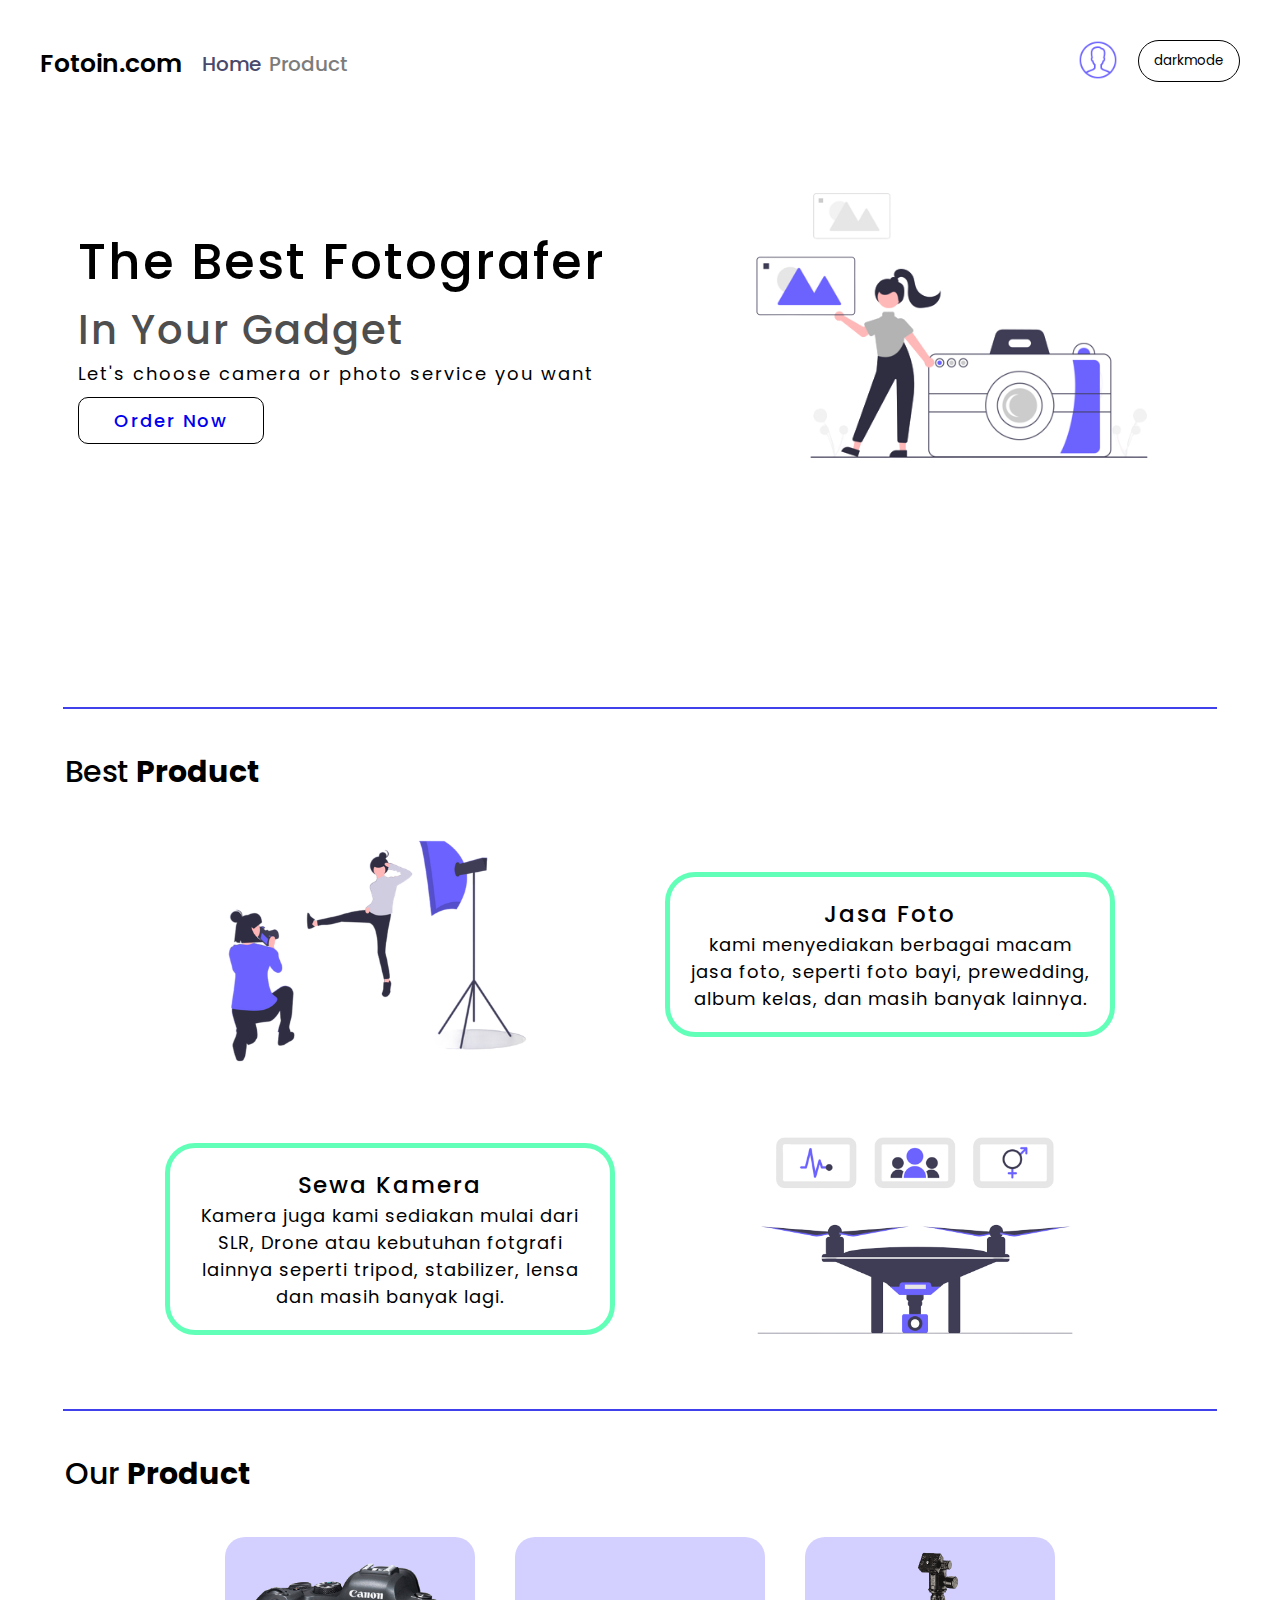
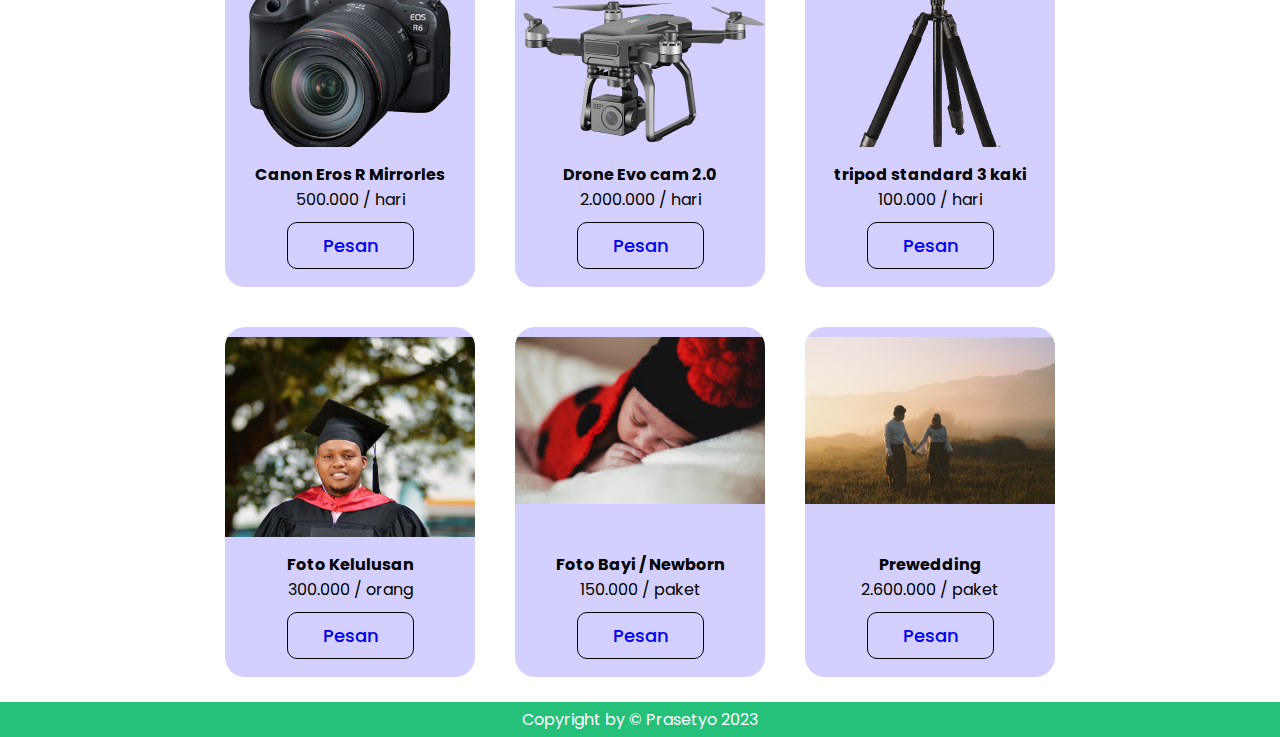
<file: index.html>
<!DOCTYPE html>
<html lang="en">
  <head>
    <meta charset="UTF-8" />
    <meta http-equiv="X-UA-Compatible" content="IE=edge" />
    <meta name="viewport" content="width=device-width, initial-scale=1.0" />
    <title>Fotoin Website</title>
    <link rel="stylesheet" href="style.css" />
    <link rel="preconnect" href="https://fonts.googleapis.com" />
    <link rel="preconnect" href="https://fonts.gstatic.com" crossorigin />
    <link
      href="https://fonts.googleapis.com/css2?family=Poppins:ital,wght@0,100;0,200;0,300;0,400;0,500;0,600;0,700;0,800;0,900;1,100;1,200;1,300;1,400;1,500;1,600;1,700;1,800;1,900&display=swap"
      rel="stylesheet"
    />
  </head>
  <body id="body">
    <button onclick="goTop()" id="myBtn" class="myBtn" title="Go to top">Top</button>
    <nav>
      <div class="navbar-left">
        <div class="logo">
          <h1 class="change">Fotoin.com</h1>
        </div>
    
        <div class="navbar">
          <ul>
            <li ><a class="nave" href="#">Home</a></li>
            <li><a href="#product">Product</a></li>
          </ul>
        </div>
      </div>
      
      <div class="navbar-right">
        <div class="login">
            <a href="formSignIn.html"><img src="./assets/person.png" width="40"></a>
        </div>
        <div class="toggle">
           <button onclick="darkMode()">darkmode</button>
        </div>
      </div>
      <div class="hamburger" onclick="dropNavbar()">
        <span class="line"></span>
        <span class="line"></span>
        <span class="line"></span>
      </div>
    </nav>
    <div class="collapse" id="collapse">
        <a href="index.html"><div class="nav_col"><h3>Home</h3></div></a>
        <a href="#product"><div class="nav_col"><h3>Product</h3></div></a>
        <div class="nav_col_special">
            <a href="formSignIn.html"><img class="img_collapse" src="./assets/person.png" width="40"></a>
            <button class="toggle_collapse" onclick="darkMode()" >darkmode</button>
        </div>
    </div>
    <section class="cover">
        <div class="tagline">
            <span><h2 class="change"  >The Best Fotografer</h2></span>
            <span><h3 class="change" >In Your Gadget</h3></span>
            <span><p class="change">Let's choose camera or photo service you want</p></span>
            <span><a class="change" id="border_dark" href="#product">Order Now</a></span>
        </div>
        <div class="gbr">
            <img src="./assets/bg1.png" alt="bg1" width="500">
        </div>
    </section>
    <hr>
    <section class="bestP">
        <h3 class="best_product change">Best <span>Product</span></h3>
        <div class="col1">
            <div class="row1"><img src="./assets/sewa2.png" alt=""></div>
            <div class="row2">
                <h4 class="change">Jasa Foto</h4>
                <p class="change">kami menyediakan berbagai macam jasa foto, seperti foto bayi, prewedding, album kelas, dan masih banyak lainnya.</p>
            </div>
        </div>
        <div class="col2">
            <div class="row3"><h4 class="change">Sewa Kamera</h4>
                <p class="change">Kamera juga kami sediakan mulai dari SLR, Drone atau kebutuhan fotgrafi lainnya seperti tripod, stabilizer, lensa dan masih banyak lagi.</p></div>
            <div class="row4"><img src="./assets/sewa1.png" alt=""></div>
        </div>
    </section>
    <hr>
    <section class="bestP">
        <h3 class="best_product change" id="product">Our <span>Product</span></h3>
        <div class="wrapper">
            <div class="card">
                <div class="card_img">
                    <img src="./assets/canon eros R.png" alt="">
                </div>
                <div class="card_body">
                    <h4>Canon Eros R Mirrorles</h4>
                    <p>500.000 / hari</p>
                    <a href="camera.html">Pesan</a>
                </div>
            </div>
            <div class="card">
                <div class="card_img">
                    <img src="./assets/drone.png" alt="">
                </div>
                <div class="card_body">
                    <h4>Drone Evo cam 2.0</h4>
                    <p>2.000.000 / hari</p>
                    <a href="drone.html">Pesan</a>
                </div>
            </div>
            <div class="card">
                <div class="card_img">
                    <img src="./assets/tripod.png" alt="">
                </div>
                <div class="card_body">
                    <h4>tripod standard 3 kaki</h4>
                    <p>100.000 / hari</p>
                    <a href="tripod.html">Pesan</a>
                </div>
            </div>
            <div class="card">
                <div class="card_img">
                    <img src="./assets/graduate.jpg" alt="">
                </div>
                <div class="card_body">
                    <h4>Foto Kelulusan</h4>
                    <p>300.000 / orang</p>
                    <a href="graduate.html">Pesan</a>
                </div>
            </div>
            <div class="card">
                <div class="card_img">
                    <img src="./assets/bayi.jpg" alt="">
                </div>
                <div class="card_body">
                    <h4>Foto Bayi / Newborn</h4>
                    <p>150.000 / paket</p>
                    <a href="bayi.html">Pesan</a>
                </div>
            </div>
            <div class="card">
                <div class="card_img">
                    <img src="./assets/prewed.jpg" alt="">
                </div>
                <div class="card_body">
                    <h4>Prewedding</h4>
                    <p>2.600.000 / paket</p>
                    <a href="prewed.html">Pesan</a>
                </div>
            </div>
        </div>
    </section>
    <footer>
       <p>Copyright by &#169; Prasetyo 2023</p>
    </footer>
    <script src="main.js"></script>

  </body>
</html>
</file>
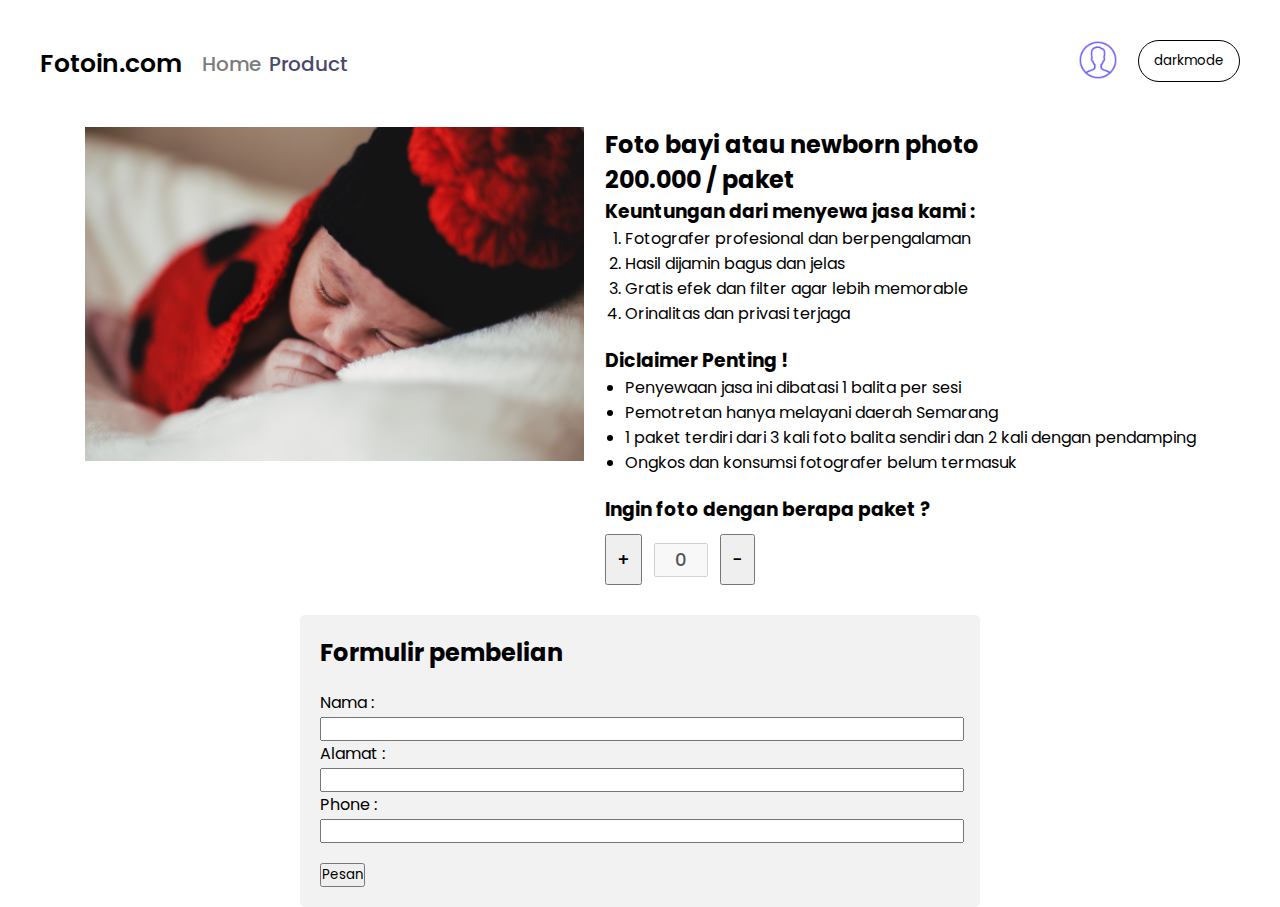
<file: bayi.html>
<!DOCTYPE html>
<html lang="en">
<head>
    <meta charset="UTF-8">
    <meta http-equiv="X-UA-Compatible" content="IE=edge">
    <meta name="viewport" content="width=device-width, initial-scale=1.0">
    <title>Baby Photo</title>
    <link rel="stylesheet" href="camera.css">
    <link rel="preconnect" href="https://fonts.googleapis.com" />
    <link rel="preconnect" href="https://fonts.gstatic.com" crossorigin />
    <link
      href="https://fonts.googleapis.com/css2?family=Poppins:ital,wght@0,100;0,200;0,300;0,400;0,500;0,600;0,700;0,800;0,900;1,100;1,200;1,300;1,400;1,500;1,600;1,700;1,800;1,900&display=swap"
      rel="stylesheet"
    />
</head>
<body id="body">
    <button onclick="goTop()" id="myBtn" class="myBtn" title="Go to top">Top</button>
    <nav>
        <div class="navbar-left">
          <div class="logo">
            <h1 class="change">Fotoin.com</h1>
          </div>
      
          <div class="navbar">
            <ul>
              <li><a href="index.html">Home</a></li>
              <li><a class="nave" href="#product">Product</a></li>
            </ul>
          </div>
        </div>
        
        <div class="navbar-right">
          <div class="login">
              <a href="formSignIn.html"><img src="./assets/person.png" width="40"></a>
          </div>
          <div class="toggle">
             <button onclick="darkMode()">darkmode</button>
          </div>
        </div>
        <div class="hamburger" onclick="dropNavbar()">
          <span class="line"></span>
          <span class="line"></span>
          <span class="line"></span>
        </div>
      </nav>
      <div class="collapse" id="collapse">
          <a href="index.html"><div class="nav_col"><h3>Home</h3></div></a>
          <a href="index.html"><div class="nav_col"><h3>Product</h3></div></a>
          <div class="nav_col_special">
              <a href="formSignIn.html"><img class="img_collapse" src="./assets/person.png" width="40"></a>
              <button class="toggle_collapse" onclick="darkMode()" >darkmode</button>
          </div>
      </div>
      <section>
        <div class="atas">
            <div class="gambar">
                <img src="./assets/bayi.jpg" alt="">
            </div>
            <div class="harga">
                <h2 class="change">Foto bayi atau newborn photo</h2>
                <h2 class="change">200.000 / paket</h2>
                <div class="desc">
                    <div class="keuntungan">
                       <h3 class="change"> Keuntungan dari menyewa jasa kami :</h3>
                        <ol style="padding-left: 20px;">
                            <li class="change">Fotografer profesional dan berpengalaman</li>
                            <li class="change">Hasil dijamin bagus dan jelas</li>
                            <li class="change">Gratis efek dan filter agar lebih memorable</li>
                            <li class="change">Orinalitas dan privasi terjaga</li>
                        </ol>
                    </div>
                    <div class="diclaimer" style="margin-top: 20px;"">
                        <h3 class="change">Diclaimer Penting !</h3>
                        <ul style="margin-left: 20px;"">
                            <li class="change">Penyewaan jasa ini dibatasi 1 balita per sesi</li>
                            <li class="change">Pemotretan hanya melayani daerah Semarang</li>
                            <li class="change">1 paket terdiri dari 3 kali foto balita sendiri dan 2 kali dengan pendamping</li>
                            <li class="change">Ongkos dan konsumsi fotografer belum termasuk</li>
                        </ul>
                        <h3 class="change" style="margin-top: 20px;">Ingin foto dengan berapa paket ?</h3>
                        <div class="counter">
                            <div class="fbox" onclick="increment()"><button>+</button></div>
                            <div class="value"><input type="text" disabled value="0" id="valCount"></div>
                            <div class="fbox"><button onclick="decrement()">-</button></div>
                        </div>
                    </div>
                </div>

            </div>
        </div>
        <div class="container">
            <h2 style="margin-bottom: 20px;">Formulir pembelian</h2>
            <form id="form">
                <div>
                    <label for="fullname">Nama : </label>
                <input style="width: 100%;" type="text" name="fullname" id="name" required>
                </div>
                <div>
                    <label for="fullname">Alamat  : </label>
                <input style="width: 100%;" type="text" name="fullname" id="alamat" required>
                </div>
                <div>
                    <label for="fullname">Phone  : </label>
                <input style="width: 100%;" type="number" name="fullname" id="telpon" required>
                </div>
                <button style="margin-top: 20px;" type="submit">Pesan</button>
            </form>
          </div>
        
      </section>
      <script src="main.js"></script>
      <script>
        let nilai = parseInt(document.getElementById("valCount").value)
        let nama = document.getElementById("name")
        let alamat = document.getElementById("alamat")
        let telpon = document.getElementById("telpon")
        function increment() {
            nilai++
            document.getElementById("valCount").value = nilai
        }
        function decrement() {
            nilai--
            if (nilai < 0) {
                nilai = 0
            }
            document.getElementById("valCount").value = nilai
        }
        document.getElementById("form").addEventListener('submit',function(e) {
            e.preventDefault()

            nama = nama.value
            alamat = alamat.value
            telpon = telpon.value
            alert('Atas nama '+nama+' berhasil menyewa jasa fotografer untuk pemotratan bayi sebanyak '+nilai+ ' paket. Selanjutnya akan menuju ke alamat '+alamat+' dan akan segera dihubungi melalui nomer '+telpon+' untuk proses waktu dan kepastian acara.')
            document.getElementById("form").reset()
            document.getElementById("valCount").value = 0
        })

      </script>
</body>
</html>
</file>
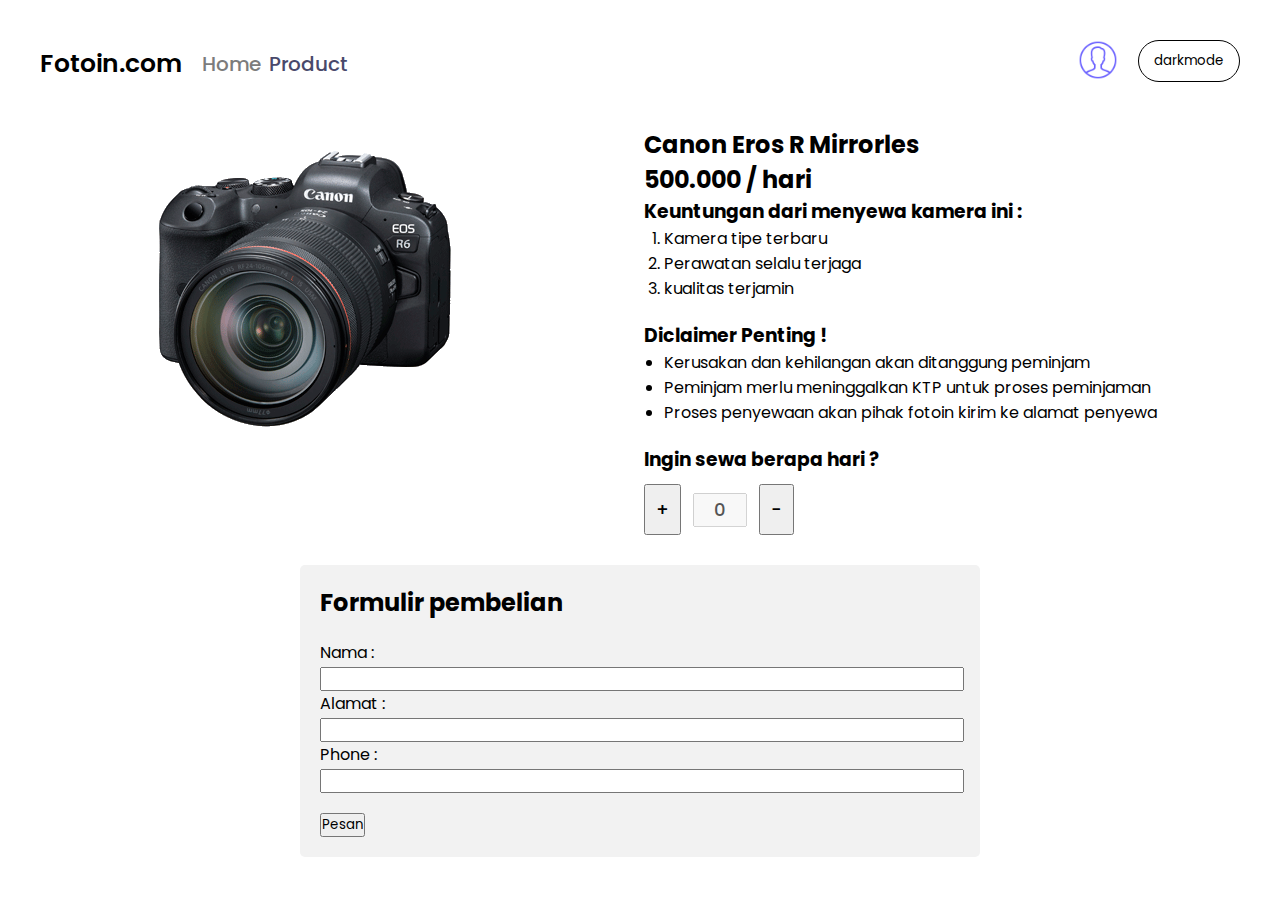
<file: camera.html>
<!DOCTYPE html>
<html lang="en">
<head>
    <meta charset="UTF-8">
    <meta http-equiv="X-UA-Compatible" content="IE=edge">
    <meta name="viewport" content="width=device-width, initial-scale=1.0">
    <title>Camera Eros R</title>
    <link rel="stylesheet" href="camera.css">
    <link rel="preconnect" href="https://fonts.googleapis.com" />
    <link rel="preconnect" href="https://fonts.gstatic.com" crossorigin />
    <link
      href="https://fonts.googleapis.com/css2?family=Poppins:ital,wght@0,100;0,200;0,300;0,400;0,500;0,600;0,700;0,800;0,900;1,100;1,200;1,300;1,400;1,500;1,600;1,700;1,800;1,900&display=swap"
      rel="stylesheet"
    />
</head>
<body id="body">
    <button onclick="goTop()" id="myBtn" class="myBtn" title="Go to top">Top</button>
    <nav>
        <div class="navbar-left">
          <div class="logo">
            <h1 class="change">Fotoin.com</h1>
          </div>
      
          <div class="navbar">
            <ul>
              <li><a href="index.html">Home</a></li>
              <li><a class="nave" href="#product">Product</a></li>
            </ul>
          </div>
        </div>
        
        <div class="navbar-right">
          <div class="login">
              <a href="formSignIn.html"><img src="./assets/person.png" width="40"></a>
          </div>
          <div class="toggle">
             <button onclick="darkMode()">darkmode</button>
          </div>
        </div>
        <div class="hamburger" onclick="dropNavbar()">
          <span class="line"></span>
          <span class="line"></span>
          <span class="line"></span>
        </div>
      </nav>
      <div class="collapse" id="collapse">
          <a href="index.html"><div class="nav_col"><h3>Home</h3></div></a>
          <a href="index.html"><div class="nav_col"><h3>Product</h3></div></a>
          <div class="nav_col_special">
              <a href="formSignIn.html"><img class="img_collapse" src="./assets/person.png" width="40"></a>
              <button class="toggle_collapse" onclick="darkMode()">darkmode</button>
          </div>
      </div>
      <section>
        <div class="atas">
            <div class="gambar">
                <img src="./assets/canon eros R.png" alt="">
            </div>
            <div class="harga">
                <h2 class="change">Canon Eros R  Mirrorles</h2>
                <h2 class="change">500.000 / hari</h2>
                <div class="desc">
                    <div class="keuntungan">
                       <h3 class="change"> Keuntungan dari menyewa kamera ini :</h3>
                        <ol style="padding-left: 20px;">
                            <li class="change">Kamera tipe terbaru</li>
                            <li class="change">Perawatan selalu terjaga</li>
                            <li class="change">kualitas terjamin</li>
                        </ol>
                    </div>
                    <div class="diclaimer" style="margin-top: 20px;"">
                        <h3 class="change">Diclaimer Penting !</h3>
                        <ul style="margin-left: 20px;"">
                            <li class="change">Kerusakan dan kehilangan akan ditanggung peminjam</li>
                            <li class="change">Peminjam merlu meninggalkan KTP untuk proses peminjaman</li>
                            <li class="change">Proses penyewaan akan pihak fotoin kirim ke alamat penyewa</li>
                        </ul>
                        <h3 class="change" style="margin-top: 20px;">Ingin sewa berapa hari ?</h3>
                        <div class="counter">
                            <div class="fbox" onclick="increment()"><button>+</button></div>
                            <div class="value"><input type="text" disabled value="0" id="valCount"></div>
                            <div class="fbox"><button onclick="decrement()">-</button></div>
                        </div>
                    </div>
                </div>

            </div>
        </div>
        <div class="container">
            <h2 style="margin-bottom: 20px;">Formulir pembelian</h2>
            <form id="form">
                <div>
                    <label for="fullname">Nama : </label>
                <input style="width: 100%;" type="text" name="fullname" id="name" required>
                </div>
                <div>
                    <label for="fullname">Alamat  : </label>
                <input style="width: 100%;" type="text" name="fullname" id="alamat" required>
                </div>
                <div>
                    <label for="fullname">Phone  : </label>
                <input style="width: 100%;" type="number" name="fullname" id="telpon" required>
                </div>
                <button style="margin-top: 20px;" type="submit">Pesan</button>
            </form>
          </div>
        
      </section>
      <script src="main.js"></script>
      <script>
        let nilai = parseInt(document.getElementById("valCount").value)
        let nama = document.getElementById("name")
        let alamat = document.getElementById("alamat")
        let telpon = document.getElementById("telpon")
        function increment() {
            nilai++
            document.getElementById("valCount").value = nilai
        }
        function decrement() {
            nilai--
            if (nilai < 0) {
                nilai = 0
            }
            document.getElementById("valCount").value = nilai
        }
        document.getElementById("form").addEventListener('submit',function(e) {
            e.preventDefault()

            nama = nama.value
            alamat = alamat.value
            telpon = telpon.value
            alert('Atas nama '+nama+' berhasil menyewa camera Eros R selama '+nilai+ ' hari. Selanjutnya akan kami kirimkan ke alamat '+alamat+' dan akan segera dihubungi melalui nomer '+telpon+' untuk proses pengiriman.')
            document.getElementById("form").reset()
            document.getElementById("valCount").value = 0
        })

      </script>
</body>
</html>
</file>
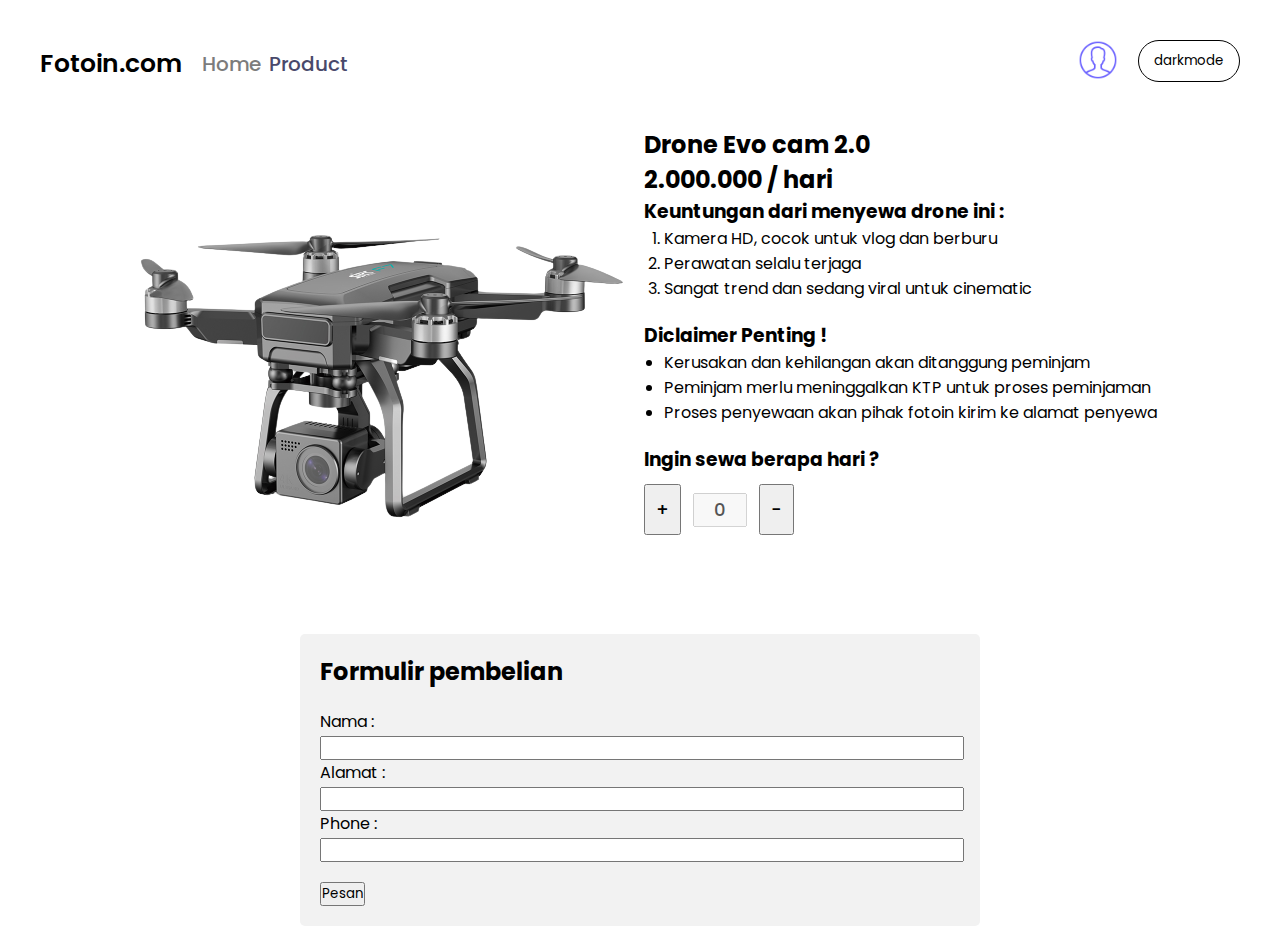
<file: drone.html>
<!DOCTYPE html>
<html lang="en">
<head>
    <meta charset="UTF-8">
    <meta http-equiv="X-UA-Compatible" content="IE=edge">
    <meta name="viewport" content="width=device-width, initial-scale=1.0">
    <title>Drone Evo</title>
    <link rel="stylesheet" href="camera.css">
    <link rel="preconnect" href="https://fonts.googleapis.com" />
    <link rel="preconnect" href="https://fonts.gstatic.com" crossorigin />
    <link
      href="https://fonts.googleapis.com/css2?family=Poppins:ital,wght@0,100;0,200;0,300;0,400;0,500;0,600;0,700;0,800;0,900;1,100;1,200;1,300;1,400;1,500;1,600;1,700;1,800;1,900&display=swap"
      rel="stylesheet"
    />
</head>
<body id="body">
    <button onclick="goTop()" id="myBtn" class="myBtn" title="Go to top">Top</button>
    <nav>
        <div class="navbar-left">
          <div class="logo">
            <h1 class="change">Fotoin.com</h1>
          </div>
      
          <div class="navbar">
            <ul>
              <li><a href="index.html">Home</a></li>
              <li><a class="nave" href="#product">Product</a></li>
            </ul>
          </div>
        </div>
        
        <div class="navbar-right">
          <div class="login">
              <a href="formSignIn.html"><img src="./assets/person.png" width="40"></a>
          </div>
          <div class="toggle">
             <button onclick="darkMode()">darkmode</button>
          </div>
        </div>
        <div class="hamburger" onclick="dropNavbar()">
          <span class="line"></span>
          <span class="line"></span>
          <span class="line"></span>
        </div>
      </nav>
      <div class="collapse" id="collapse">
          <a href="index.html"><div class="nav_col"><h3>Home</h3></div></a>
          <a href="index.html"><div class="nav_col"><h3>Product</h3></div></a>
          <div class="nav_col_special">
              <a href="formSignIn.html"><img class="img_collapse" src="./assets/person.png" width="40"></a>
              <button class="toggle_collapse" onclick="darkMode()">darkmode</button>
          </div>
      </div>
      <section>
        <div class="atas">
            <div class="gambar">
                <img src="./assets/drone.png" alt="">
            </div>
            <div class="harga">
                <h2 class="change">Drone Evo cam 2.0</h2>
                <h2 class="change">2.000.000 / hari</h2>
                <div class="desc">
                    <div class="keuntungan">
                       <h3 class="change"> Keuntungan dari menyewa drone ini :</h3>
                        <ol style="padding-left: 20px;">
                            <li class="change">Kamera HD, cocok untuk vlog dan berburu</li>
                            <li class="change">Perawatan selalu terjaga</li>
                            <li class="change">Sangat trend dan sedang viral untuk cinematic</li>
                        </ol>
                    </div>
                    <div class="diclaimer" style="margin-top: 20px;"">
                        <h3 class="change">Diclaimer Penting !</h3>
                        <ul style="margin-left: 20px;"">
                            <li class="change">Kerusakan dan kehilangan akan ditanggung peminjam</li>
                            <li class="change">Peminjam merlu meninggalkan KTP untuk proses peminjaman</li>
                            <li class="change">Proses penyewaan akan pihak fotoin kirim ke alamat penyewa</li>
                        </ul>
                        <h3 class="change" style="margin-top: 20px;">Ingin sewa berapa hari ?</h3>
                        <div class="counter">
                            <div class="fbox" onclick="increment()"><button>+</button></div>
                            <div class="value"><input type="text" disabled value="0" id="valCount"></div>
                            <div class="fbox"><button onclick="decrement()">-</button></div>
                        </div>
                    </div>
                </div>

            </div>
        </div>
        <div class="container">
            <h2 style="margin-bottom: 20px;">Formulir pembelian</h2>
            <form id="form">
                <div>
                    <label for="fullname">Nama : </label>
                <input style="width: 100%;" type="text" name="fullname" id="name" required>
                </div>
                <div>
                    <label for="fullname">Alamat  : </label>
                <input style="width: 100%;" type="text" name="fullname" id="alamat" required>
                </div>
                <div>
                    <label for="fullname">Phone  : </label>
                <input style="width: 100%;" type="number" name="fullname" id="telpon" required>
                </div>
                <button style="margin-top: 20px;" type="submit">Pesan</button>
            </form>
          </div>
        
      </section>
      <script src="main.js"></script>
      <script>
        let nilai = parseInt(document.getElementById("valCount").value)
        let nama = document.getElementById("name")
        let alamat = document.getElementById("alamat")
        let telpon = document.getElementById("telpon")
        function increment() {
            nilai++
            document.getElementById("valCount").value = nilai
        }
        function decrement() {
            nilai--
            if (nilai < 0) {
                nilai = 0
            }
            document.getElementById("valCount").value = nilai
        }
        document.getElementById("form").addEventListener('submit',function(e) {
            e.preventDefault()

            nama = nama.value
            alamat = alamat.value
            telpon = telpon.value
            alert('Atas nama '+nama+' berhasil menyewa Drone Evo cam 2.0 selama '+nilai+ ' hari. Selanjutnya akan kami kirimkan ke alamat '+alamat+' dan akan segera dihubungi melalui nomer '+telpon+' untuk proses pengiriman.')
            document.getElementById("form").reset()
            document.getElementById("valCount").value = 0
        })

      </script>
</body>
</html>
</file>
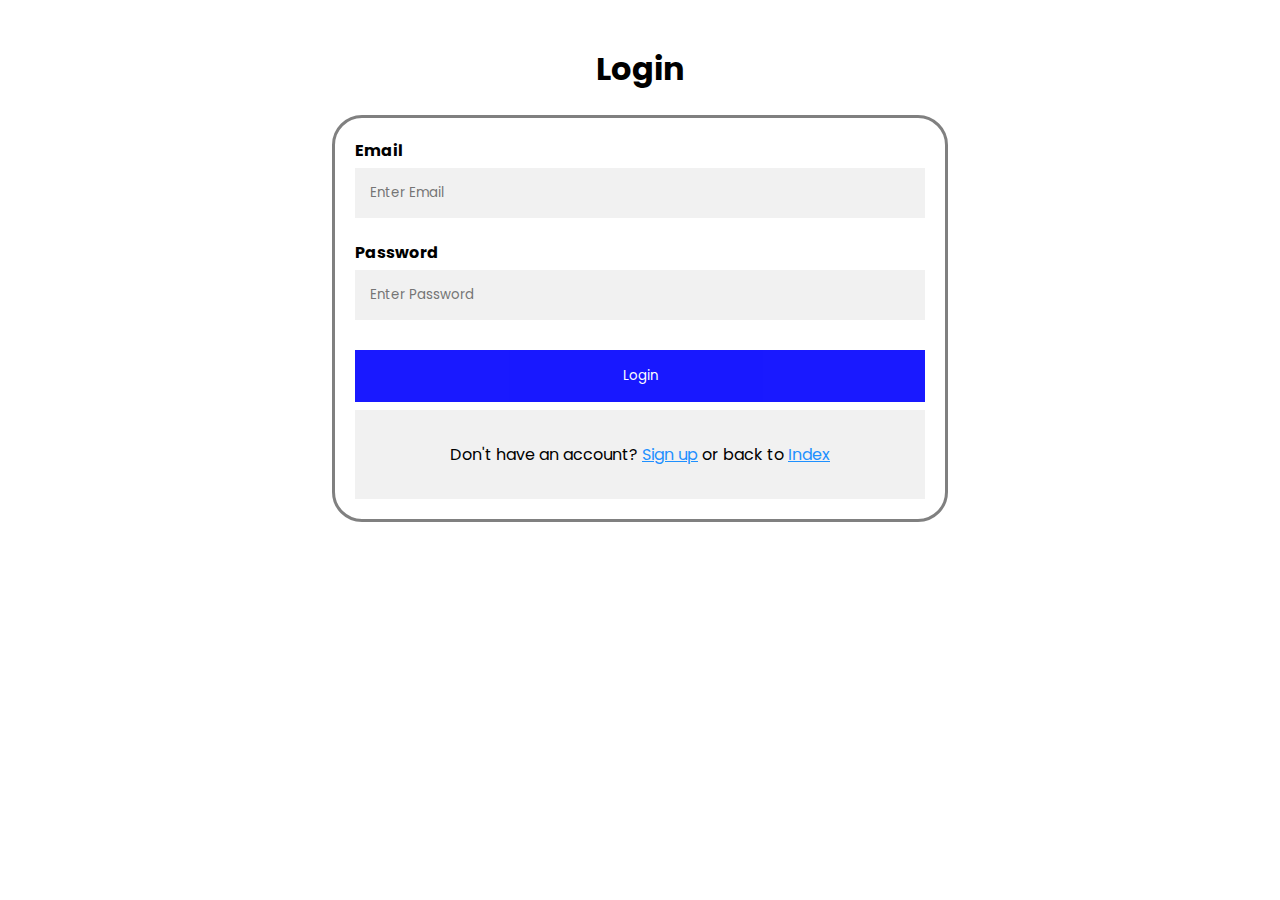
<file: formSignIn.html>
<!DOCTYPE html>
<html>
  <head>
    <meta name="viewport" content="width=device-width, initial-scale=1" />
    <link rel="stylesheet" href="form.css" />
    <link rel="preconnect" href="https://fonts.googleapis.com" />
    <link rel="preconnect" href="https://fonts.gstatic.com" crossorigin />
    <link
      href="https://fonts.googleapis.com/css2?family=Poppins:ital,wght@0,100;0,200;0,300;0,400;0,500;0,600;0,700;0,800;0,900;1,100;1,200;1,300;1,400;1,500;1,600;1,700;1,800;1,900&display=swap"
      rel="stylesheet"
    />
  </head>
  <body>
    <form id="form">
      <div class="container">
        <h1>Login</h1>
        <div class="kotak">
            
        <label for="email"><b>Email</b></label>
        <input
          type="text"
          placeholder="Enter Email"
          name="email"
          id="email"
          required
        />

        <label for="psw"><b>Password</b></label>
        <input
          type="password"
          placeholder="Enter Password"
          name="psw"
          id="psw"
          required
        />

       

        <button type="submit" class="registerbtn">Login</button>
        <div class="container signin">
          <p>Don't have an account? <a href="formSignup.html">Sign up</a> or back to <a href="index.html">Index</a></p>
        </div>
      </div>

        </div>
    </form>
    <script>
        document.getElementById('form').addEventListener('submit',function (e) {
            e.preventDefault()
            const email = document.getElementById('email')
            alert('berhasil login '+email.value+'. Mengarahkan ke homepage')
            window.location.href = "index.html"
        })
    </script>
  </body>
</html>
</file>
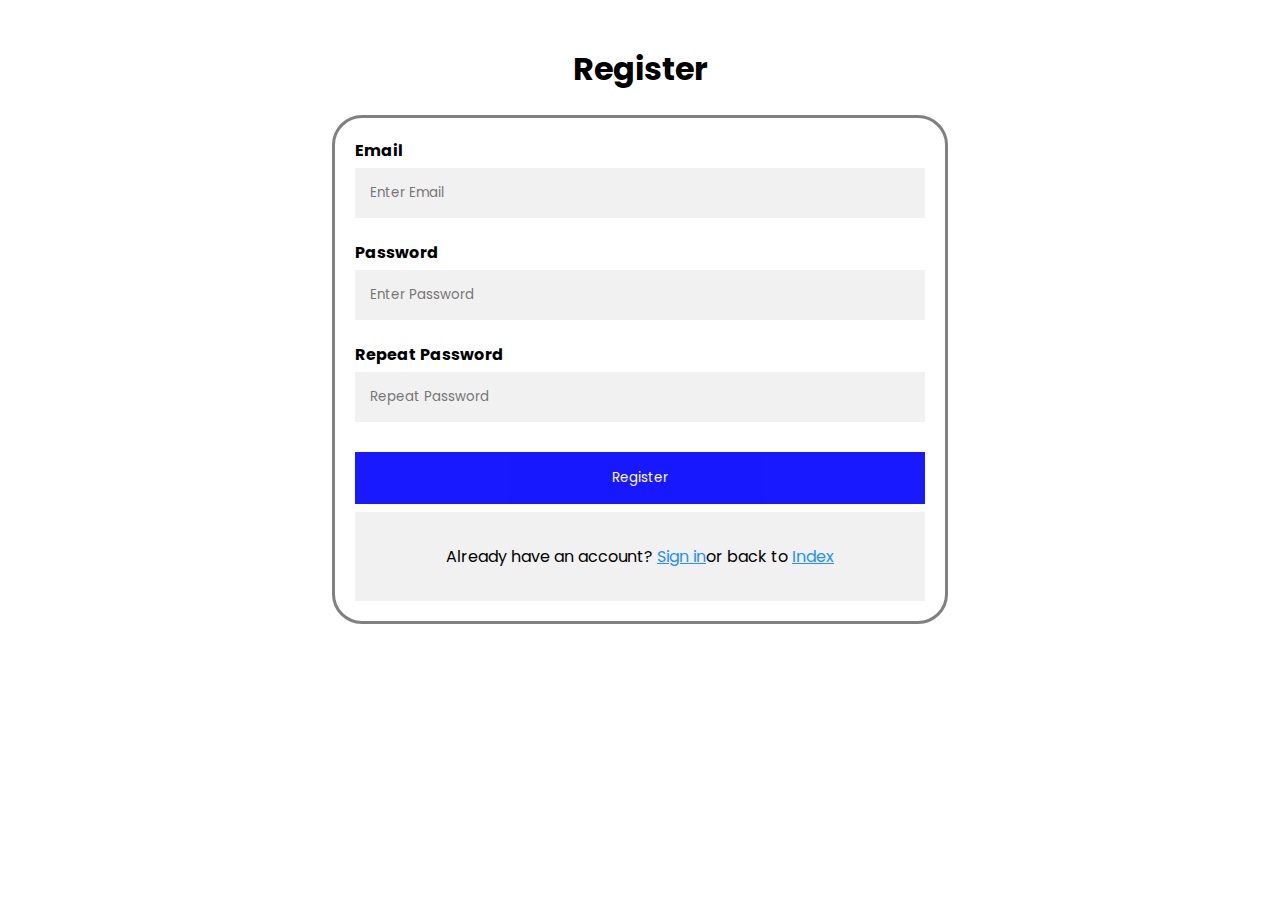
<file: formSignup.html>
<!DOCTYPE html>
<html>
  <head>
    <meta name="viewport" content="width=device-width, initial-scale=1" />
    <link rel="stylesheet" href="form.css" />
    <link rel="preconnect" href="https://fonts.googleapis.com" />
    <link rel="preconnect" href="https://fonts.gstatic.com" crossorigin />
    <link
      href="https://fonts.googleapis.com/css2?family=Poppins:ital,wght@0,100;0,200;0,300;0,400;0,500;0,600;0,700;0,800;0,900;1,100;1,200;1,300;1,400;1,500;1,600;1,700;1,800;1,900&display=swap"
      rel="stylesheet"
    />
  </head>
  <body>
    <form id="form">
      <div class="container">
        <h1>Register</h1>
        <div class="kotak">
            
        <label for="email"><b>Email</b></label>
        <input
          type="text"
          placeholder="Enter Email"
          name="email"
          id="email"
          required
        />

        <label for="psw"><b>Password</b></label>
        <input
          type="password"
          placeholder="Enter Password"
          name="psw"
          id="psw"
          required
        />

        <label for="psw-repeat"><b>Repeat Password</b></label>
        <input
          type="password"
          placeholder="Repeat Password"
          name="psw-repeat"
          id="psw-repeat"
          required
        />

        <button type="submit" class="registerbtn">Register</button>
        <div class="container signin">
          <p>Already have an account? <a href="formSignIn.html">Sign in</a>or back to <a href="index.html">Index</a></p>
        </div>
      </div>

        </div>
    </form>
    <script>
         document.getElementById('form').addEventListener('submit',function (e) {
            e.preventDefault()
            const email = document.getElementById('email')
            alert('berhasil register '+email.value+'. Mengarahkan ke homepage')
            window.location.href = "index.html"
        })
    </script>
  </body>
</html>
</file>
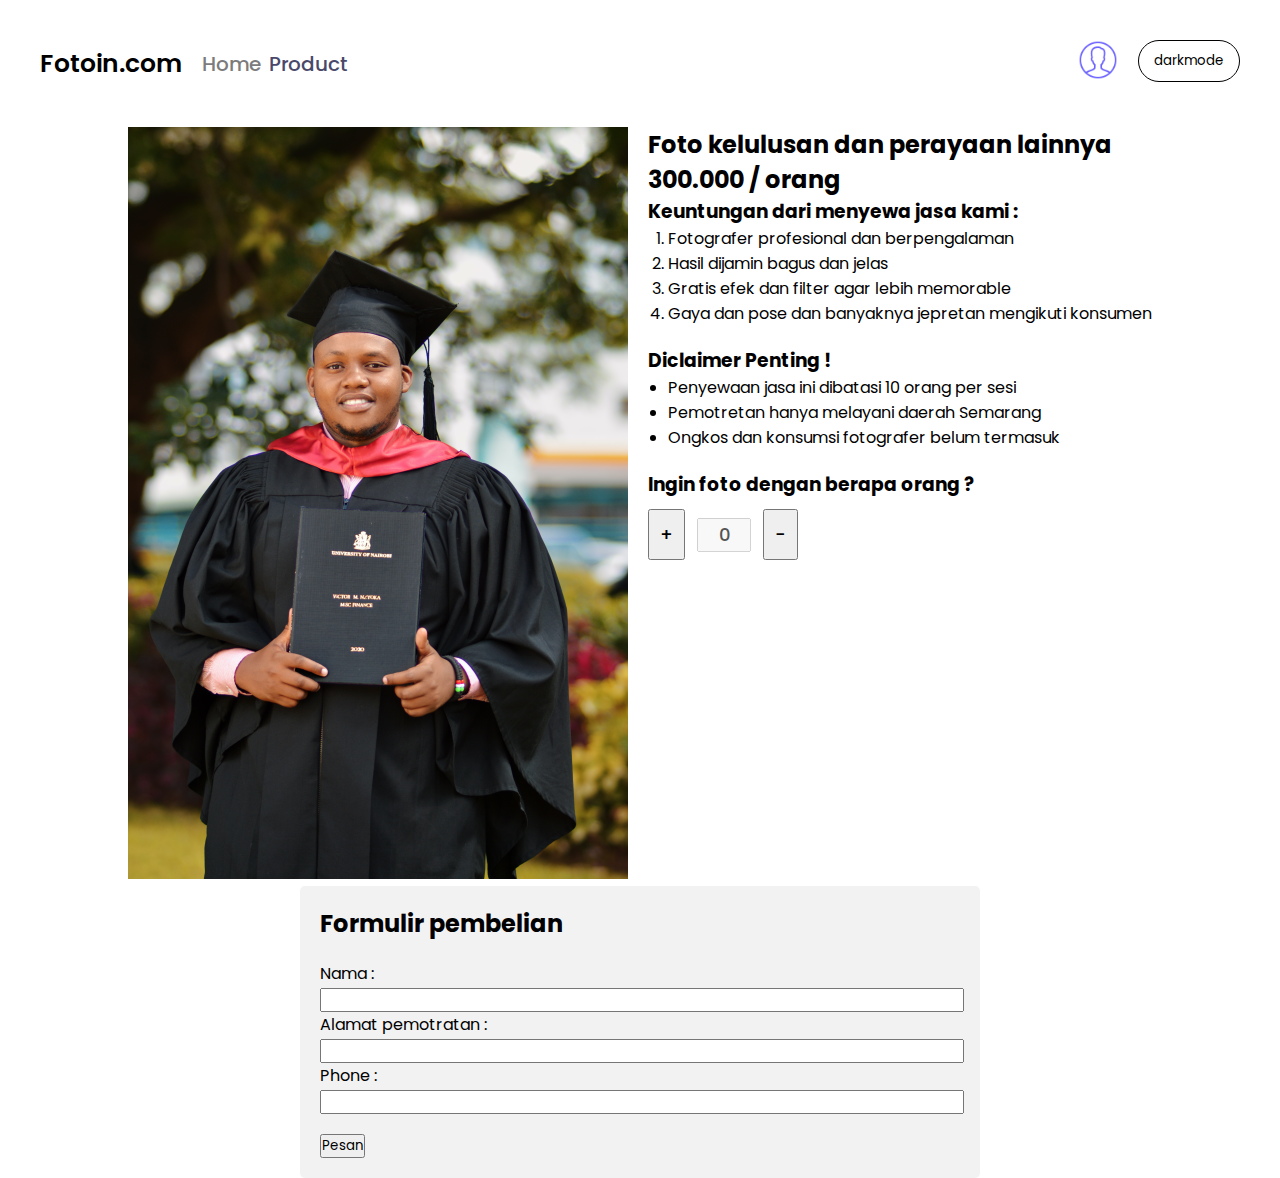
<file: graduate.html>
<!DOCTYPE html>
<html lang="en">
<head>
    <meta charset="UTF-8">
    <meta http-equiv="X-UA-Compatible" content="IE=edge">
    <meta name="viewport" content="width=device-width, initial-scale=1.0">
    <title>Graduation Momment</title>
    <link rel="stylesheet" href="camera.css">
    <link rel="preconnect" href="https://fonts.googleapis.com" />
    <link rel="preconnect" href="https://fonts.gstatic.com" crossorigin />
    <link
      href="https://fonts.googleapis.com/css2?family=Poppins:ital,wght@0,100;0,200;0,300;0,400;0,500;0,600;0,700;0,800;0,900;1,100;1,200;1,300;1,400;1,500;1,600;1,700;1,800;1,900&display=swap"
      rel="stylesheet"
    />
</head>
<body id="body">
    <button onclick="goTop()" id="myBtn" class="myBtn" title="Go to top">Top</button>
    <nav>
        <div class="navbar-left">
          <div class="logo">
            <h1 class="change">Fotoin.com</h1>
          </div>
      
          <div class="navbar">
            <ul>
              <li><a href="index.html">Home</a></li>
              <li><a class="nave" href="#product">Product</a></li>
            </ul>
          </div>
        </div>
        
        <div class="navbar-right">
          <div class="login">
              <a href="formSignIn.html"><img src="./assets/person.png" width="40"></a>
          </div>
          <div class="toggle">
             <button onclick="darkMode()">darkmode</button>
          </div>
        </div>
        <div class="hamburger" onclick="dropNavbar()">
          <span class="line"></span>
          <span class="line"></span>
          <span class="line"></span>
        </div>
      </nav>
      <div class="collapse" id="collapse">
          <a href="index.html"><div class="nav_col"><h3>Home</h3></div></a>
          <a href="index.html"><div class="nav_col"><h3>Product</h3></div></a>
          <div class="nav_col_special">
              <a href="formSignIn.html"><img class="img_collapse" src="./assets/person.png" width="40"></a>
              <button class="toggle_collapse" onclick="darkMode()">darkmode</button>
          </div>
      </div>
      <section>
        <div class="atas">
            <div class="gambar">
                <img src="./assets/graduate.jpg" alt="">
            </div>
            <div class="harga">
                <h2 class="change">Foto kelulusan dan perayaan lainnya</h2>
                <h2 class="change">300.000 / orang</h2>
                <div class="desc">
                    <div class="keuntungan">
                       <h3 class="change"> Keuntungan dari menyewa jasa kami :</h3>
                        <ol style="padding-left: 20px;">
                            <li class="change">Fotografer profesional dan berpengalaman</li>
                            <li class="change">Hasil dijamin bagus dan jelas</li>
                            <li class="change">Gratis efek dan filter agar lebih memorable</li>
                            <li class="change">Gaya dan pose dan banyaknya jepretan mengikuti konsumen</li>
                        </ol>
                    </div>
                    <div class="diclaimer" style="margin-top: 20px;"">
                        <h3 class="change">Diclaimer Penting !</h3>
                        <ul style="margin-left: 20px;"">
                            <li class="change">Penyewaan jasa ini dibatasi 10 orang per sesi</li>
                            <li class="change">Pemotretan hanya melayani daerah Semarang</li>
                            <li class="change">Ongkos dan konsumsi fotografer belum termasuk</li>
                        </ul>
                        <h3 class="change" style="margin-top: 20px;">Ingin foto dengan berapa orang ?</h3>
                        <div class="counter">
                            <div class="fbox" onclick="increment()"><button>+</button></div>
                            <div class="value"><input type="text" disabled value="0" id="valCount"></div>
                            <div class="fbox"><button onclick="decrement()">-</button></div>
                        </div>
                    </div>
                </div>

            </div>
        </div>
        <div class="container">
            <h2 style="margin-bottom: 20px;">Formulir pembelian</h2>
            <form id="form">
                <div>
                    <label for="fullname">Nama : </label>
                <input style="width: 100%;" type="text" name="fullname" id="name" required>
                </div>
                <div>
                    <label for="fullname">Alamat pemotratan  : </label>
                <input style="width: 100%;" type="text" name="fullname" id="alamat" required>
                </div>
                <div>
                    <label for="fullname">Phone  : </label>
                <input style="width: 100%;" type="number" name="fullname" id="telpon" required>
                </div>
                <button style="margin-top: 20px;" type="submit">Pesan</button>
            </form>
          </div>
        
      </section>
      <script src="main.js"></script>
      <script>
        let nilai = parseInt(document.getElementById("valCount").value)
        let nama = document.getElementById("name")
        let alamat = document.getElementById("alamat")
        let telpon = document.getElementById("telpon")
        function increment() {
            nilai++
            if (nilai > 10) {
                nilai = 10
            }
            document.getElementById("valCount").value = nilai
        }
        function decrement() {
            nilai--
            if (nilai < 0) {
                nilai = 0
            }
            document.getElementById("valCount").value = nilai
        }
        document.getElementById("form").addEventListener('submit',function(e) {
            e.preventDefault()

            nama = nama.value
            alamat = alamat.value
            telpon = telpon.value
            alert('Atas nama '+nama+' berhasil menyewa jasa fotografer graduation untuk '+nilai+ ' orang. Selanjutnya akan menuju ke alamat '+alamat+' dan akan segera dihubungi melalui nomer '+telpon+' untuk proses waktu dan kepastian acara.')
            document.getElementById("form").reset()
            document.getElementById("valCount").value = 0
        })

      </script>
</body>
</html>
</file>
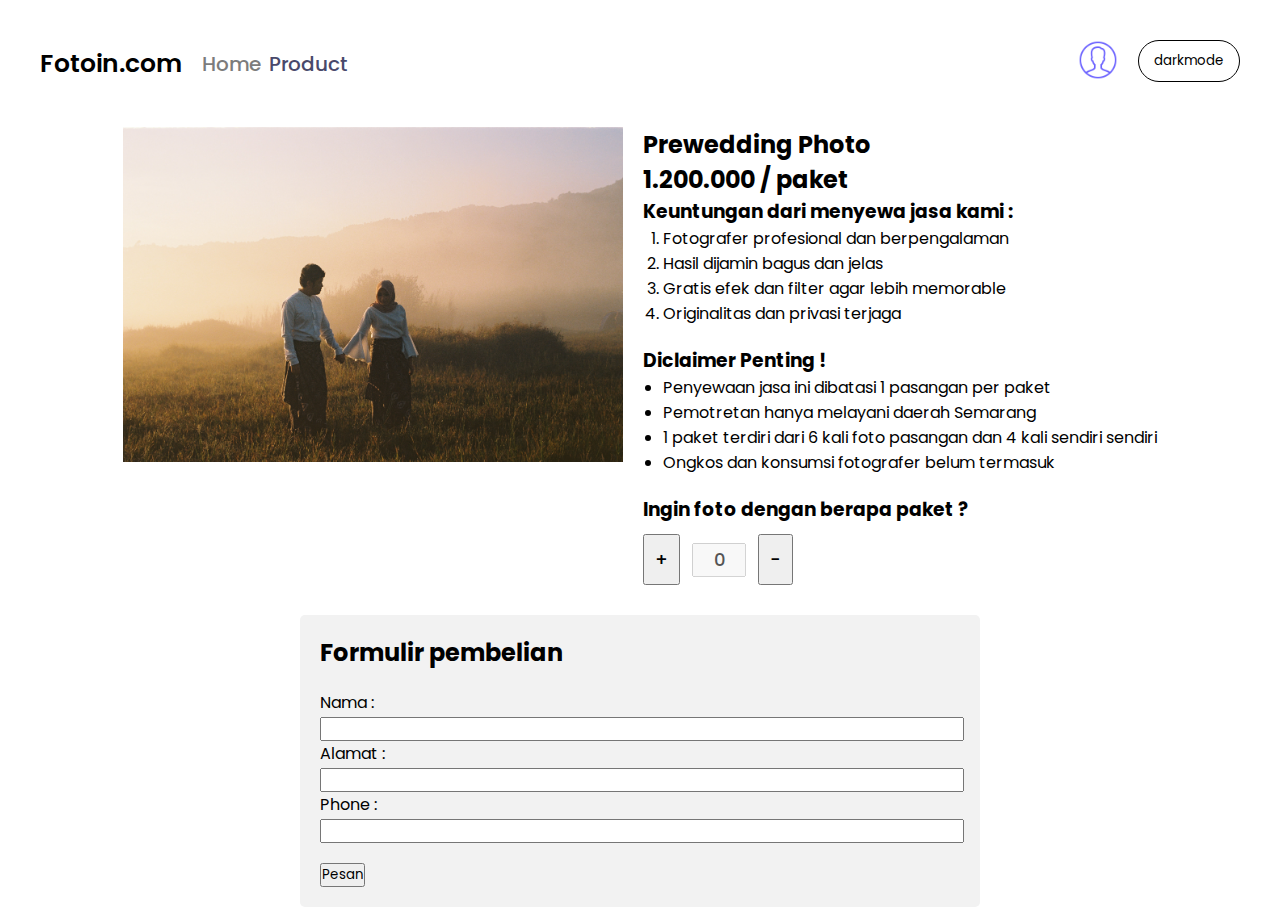
<file: prewed.html>
<!DOCTYPE html>
<html lang="en">
<head>
    <meta charset="UTF-8">
    <meta http-equiv="X-UA-Compatible" content="IE=edge">
    <meta name="viewport" content="width=device-width, initial-scale=1.0">
    <title>Prewedding</title>
    <link rel="stylesheet" href="camera.css">
    <link rel="preconnect" href="https://fonts.googleapis.com" />
    <link rel="preconnect" href="https://fonts.gstatic.com" crossorigin />
    <link
      href="https://fonts.googleapis.com/css2?family=Poppins:ital,wght@0,100;0,200;0,300;0,400;0,500;0,600;0,700;0,800;0,900;1,100;1,200;1,300;1,400;1,500;1,600;1,700;1,800;1,900&display=swap"
      rel="stylesheet"
    />
</head>
<body id="body">
    <button onclick="goTop()" id="myBtn" class="myBtn" title="Go to top">Top</button>
    <nav>
        <div class="navbar-left">
          <div class="logo">
            <h1 class="change">Fotoin.com</h1>
          </div>
      
          <div class="navbar">
            <ul>
              <li><a href="index.html">Home</a></li>
              <li><a class="nave" href="#product">Product</a></li>
            </ul>
          </div>
        </div>
        
        <div class="navbar-right">
          <div class="login">
              <a href="formSignIn.html"><img src="./assets/person.png" width="40"></a>
          </div>
          <div class="toggle">
             <button onclick="darkMode()">darkmode</button>
          </div>
        </div>
        <div class="hamburger" onclick="dropNavbar()">
          <span class="line"></span>
          <span class="line"></span>
          <span class="line"></span>
        </div>
      </nav>
      <div class="collapse" id="collapse">
          <a href="index.html"><div class="nav_col"><h3>Home</h3></div></a>
          <a href="index.html"><div class="nav_col"><h3>Product</h3></div></a>
          <div class="nav_col_special">
              <a href="formSignIn.html"><img class="img_collapse" src="./assets/person.png" width="40"></a>
              <button class="toggle_collapse" onclick="darkMode()" >darkmode</button>
          </div>
      </div>
      <section>
        <div class="atas">
            <div class="gambar">
                <img src="./assets/prewed.jpg" alt="">
            </div>
            <div class="harga">
                <h2 class="change">Prewedding Photo</h2>
                <h2 class="change">1.200.000 / paket</h2>
                <div class="desc">
                    <div class="keuntungan">
                       <h3 class="change"> Keuntungan dari menyewa jasa kami :</h3>
                        <ol style="padding-left: 20px;">
                            <li class="change">Fotografer profesional dan berpengalaman</li>
                            <li class="change">Hasil dijamin bagus dan jelas</li>
                            <li class="change">Gratis efek dan filter agar lebih memorable</li>
                            <li class="change">Originalitas dan privasi terjaga</li>
                        </ol>
                    </div>
                    <div  class="diclaimer" style="margin-top: 20px;"">
                        <h3 class="change">Diclaimer Penting !</h3>
                        <ul style="margin-left: 20px;"">
                            <li class="change">Penyewaan jasa ini dibatasi 1 pasangan per paket</li>
                            <li class="change">Pemotretan hanya melayani daerah Semarang</li>
                            <li class="change">1 paket terdiri dari 6 kali foto pasangan dan 4 kali sendiri sendiri</li>
                            <li class="change">Ongkos dan konsumsi fotografer belum termasuk</li>
                        </ul>
                        <h3 class="change" style="margin-top: 20px;">Ingin foto dengan berapa paket ?</h3>
                        <div class="counter">
                            <div class="fbox" onclick="increment()"><button>+</button></div>
                            <div class="value"><input type="text" disabled value="0" id="valCount"></div>
                            <div class="fbox"><button onclick="decrement()">-</button></div>
                        </div>
                    </div>
                </div>

            </div>
        </div>
        <div class="container">
            <h2 style="margin-bottom: 20px;">Formulir pembelian</h2>
            <form id="form">
                <div>
                    <label for="fullname">Nama : </label>
                <input style="width: 100%;" type="text" name="fullname" id="name" required>
                </div>
                <div>
                    <label for="fullname">Alamat  : </label>
                <input style="width: 100%;" type="text" name="fullname" id="alamat" required>
                </div>
                <div>
                    <label for="fullname">Phone  : </label>
                <input style="width: 100%;" type="number" name="fullname" id="telpon" required>
                </div>
                <button style="margin-top: 20px;" type="submit">Pesan</button>
            </form>
          </div>
        
      </section>
      <script src="main.js"></script>
      <script>
        let nilai = parseInt(document.getElementById("valCount").value)
        let nama = document.getElementById("name")
        let alamat = document.getElementById("alamat")
        let telpon = document.getElementById("telpon")
        function increment() {
            nilai++
            document.getElementById("valCount").value = nilai
        }
        function decrement() {
            nilai--
            if (nilai < 0) {
                nilai = 0
            }
            document.getElementById("valCount").value = nilai
        }
        document.getElementById("form").addEventListener('submit',function(e) {
            e.preventDefault()

            nama = nama.value
            alamat = alamat.value
            telpon = telpon.value
            alert('Atas nama '+nama+' berhasil menyewa jasa fotografer prewedding sebanyak '+nilai+ ' paket. Selanjutnya akan menuju ke alamat '+alamat+' dan akan segera dihubungi melalui nomer '+telpon+' untuk proses waktu dan kepastian acara.')
            document.getElementById("form").reset()
            document.getElementById("valCount").value = 0
        })

      </script>
</body>
</html>
</file>
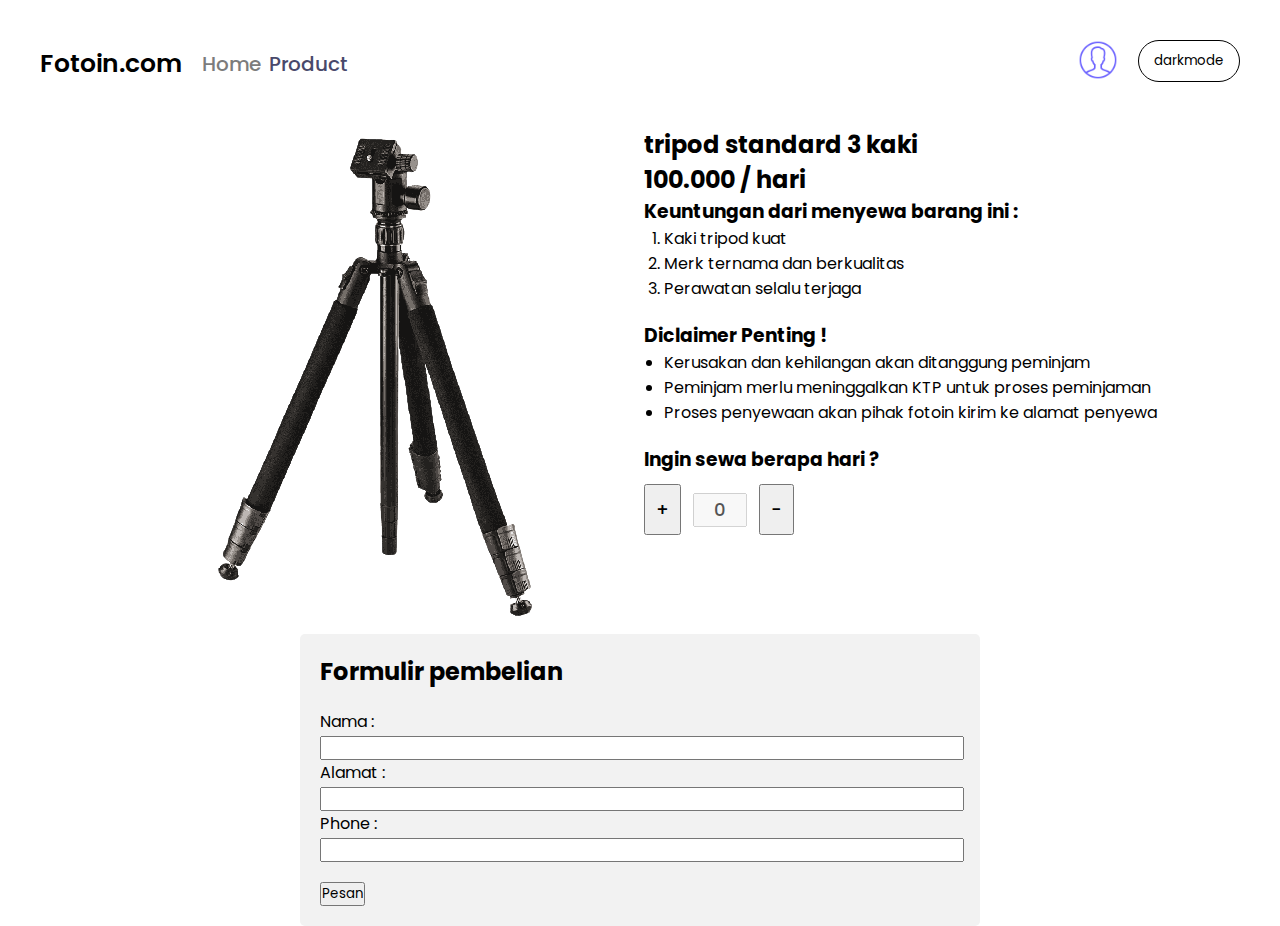
<file: tripod.html>
<!DOCTYPE html>
<html lang="en">
<head>
    <meta charset="UTF-8">
    <meta http-equiv="X-UA-Compatible" content="IE=edge">
    <meta name="viewport" content="width=device-width, initial-scale=1.0">
    <title>tripod standard 3 kaki</title>
    <link rel="stylesheet" href="camera.css">
    <link rel="preconnect" href="https://fonts.googleapis.com" />
    <link rel="preconnect" href="https://fonts.gstatic.com" crossorigin />
    <link
      href="https://fonts.googleapis.com/css2?family=Poppins:ital,wght@0,100;0,200;0,300;0,400;0,500;0,600;0,700;0,800;0,900;1,100;1,200;1,300;1,400;1,500;1,600;1,700;1,800;1,900&display=swap"
      rel="stylesheet"
    />
</head>
<body id="body">
    <button onclick="goTop()" id="myBtn" class="myBtn" title="Go to top">Top</button>
    <nav>
        <div class="navbar-left">
          <div class="logo">
            <h1 class="change">Fotoin.com</h1>
          </div>
      
          <div class="navbar">
            <ul>
              <li><a href="index.html">Home</a></li>
              <li><a class="nave" href="#product">Product</a></li>
            </ul>
          </div>
        </div>
        
        <div class="navbar-right">
          <div class="login">
              <a href="formSignIn.html"><img src="./assets/person.png" width="40"></a>
          </div>
          <div class="toggle">
             <button onclick="darkMode()">darkmode</button>
          </div>
        </div>
        <div class="hamburger" onclick="dropNavbar()">
          <span class="line"></span>
          <span class="line"></span>
          <span class="line"></span>
        </div>
      </nav>
      <div class="collapse" id="collapse">
          <a href="index.html"><div class="nav_col"><h3>Home</h3></div></a>
          <a href="index.html"><div class="nav_col"><h3>Product</h3></div></a>
          <div class="nav_col_special">
              <a href="formSignIn.html"><img class="img_collapse" src="./assets/person.png" width="40"></a>
              <button class="toggle_collapse" onclick="darkMode()" >darkmode</button>
          </div>
      </div>
      <section>
        <div class="atas">
            <div class="gambar">
                <img src="./assets/tripod.png" alt="">
            </div>
            <div class="harga">
                <h2 class="change">tripod standard 3 kaki</h2>
                <h2 class="change">100.000 / hari</h2>
                <div class="desc">
                    <div class="keuntungan">
                       <h3 class="change"> Keuntungan dari menyewa barang ini :</h3>
                        <ol style="padding-left: 20px;">
                            <li class="change">Kaki tripod kuat</li>
                            <li class="change">Merk ternama dan berkualitas</li>
                            <li class="change">Perawatan selalu terjaga</li>
                        </ol>
                    </div>
                    <div class="diclaimer" style="margin-top: 20px;"">
                        <h3 class="change">Diclaimer Penting !</h3>
                        <ul style="margin-left: 20px;"">
                            <li class="change">Kerusakan dan kehilangan akan ditanggung peminjam</li>
                            <li class="change">Peminjam merlu meninggalkan KTP untuk proses peminjaman</li>
                            <li class="change">Proses penyewaan akan pihak fotoin kirim ke alamat penyewa</li>
                        </ul>
                        <h3 class="change" style="margin-top: 20px;">Ingin sewa berapa hari ?</h3>
                        <div class="counter">
                            <div class="fbox" onclick="increment()"><button>+</button></div>
                            <div class="value"><input type="text" disabled value="0" id="valCount"></div>
                            <div class="fbox"><button onclick="decrement()">-</button></div>
                        </div>
                    </div>
                </div>

            </div>
        </div>
        <div class="container">
            <h2 style="margin-bottom: 20px;">Formulir pembelian</h2>
            <form id="form">
                <div>
                    <label for="fullname">Nama : </label>
                <input style="width: 100%;" type="text" name="fullname" id="name" required>
                </div>
                <div>
                    <label for="fullname">Alamat  : </label>
                <input style="width: 100%;" type="text" name="fullname" id="alamat" required>
                </div>
                <div>
                    <label for="fullname">Phone  : </label>
                <input style="width: 100%;" type="number" name="fullname" id="telpon" required>
                </div>
                <button style="margin-top: 20px;" type="submit">Pesan</button>
            </form>
          </div>
        
      </section>
      <script src="main.js"></script>
      <script>
        let nilai = parseInt(document.getElementById("valCount").value)
        let nama = document.getElementById("name")
        let alamat = document.getElementById("alamat")
        let telpon = document.getElementById("telpon")
        function increment() {
            nilai++
            document.getElementById("valCount").value = nilai
        }
        function decrement() {
            nilai--
            if (nilai < 0) {
                nilai = 0
            }
            document.getElementById("valCount").value = nilai
        }
        document.getElementById("form").addEventListener('submit',function(e) {
            e.preventDefault()

            nama = nama.value
            alamat = alamat.value
            telpon = telpon.value
            alert('Atas nama '+nama+' berhasil menyewa tripod standard 3 kaki selama '+nilai+ ' hari. Selanjutnya akan kami kirimkan ke alamat '+alamat+' dan akan segera dihubungi melalui nomer '+telpon+' untuk proses pengiriman.')
            document.getElementById("form").reset()
            document.getElementById("valCount").value = 0
        })

      </script>
</body>
</html>
</file>
<file: style.css>
@import url('https://fonts.googleapis.com/css2?family=Poppins:ital,wght@0,100;0,200;0,300;0,400;0,500;0,600;0,700;0,800;0,900;1,100;1,200;1,300;1,400;1,500;1,600;1,700;1,800;1,900&display=swap');
*{
    font-family: 'Poppins', sans-serif;
    padding: 0;
    margin: 0;
    list-style: none;
    position: relative;
}
a{
    text-decoration: none;
}
nav{
    display: flex;
    justify-content: space-between;
    padding: 40px ;
    align-items: center;
    
}
.cover{
    max-width: 100%;
    /* margin-top:1rem; */
    margin-bottom: 11rem;
    display: flex;
    justify-content: space-around;
    padding: 30px ;
    align-items: center;
    flex-wrap: wrap;
}
.bestP{
    max-width: 100%;
    padding: 40px 65px;
    /* margin-top:1rem; */
    /* margin-bottom: 1rem; */
    /* justify-content: space-around; */
    /* align-items: center; */
}
.navbar-left{
    align-items: center;
    display: flex;
}
.logo h1{
    font-size: 25px;
    font-weight: 600;
}
.navbar_toggle{
    display: flex;
    flex-direction: column;
    height: 30px;
    width: 45px;
    cursor: pointer;
    justify-content: space-between;
    /* display: none; */
}
.navbar_toggle span{
    display: block;
    width: 45px;
    height: 4px;
    background-color: black;


}
.navbar-left ul{    
    display: flex;
    align-items: center;
    margin-left: 12px;
}
.navbar-left ul li{
    margin-left: 8px;
}
.navbar-left ul li a{
    text-decoration: none;
    font-size: 20px;
    font-weight: 500;
    color: rgb(124, 124, 124);
}
.navbar-left ul li .nave{
    color: rgb(73, 73, 107);
}
.navbar-left ul li a:hover{
    color: rgb(73, 73, 107);
}
.navbar-right{
    /* align-items: center; */
    display: flex;
}
.toggle{
    margin-left: 20px;
}
.login img{
    cursor: pointer;
}
.toggle button{
    border: 1px solid black;
    padding: 10px 15px;
    background-color: white;
    border-radius: 50px;
    cursor: pointer;
}
.hamburger {
    padding-right: 20px;
    cursor: pointer;
    display: none;
  }
  
  .hamburger .line {
    display: block;
    width: 40px;
    height: 5px;
    margin-bottom: 10px;
    background-color: rgb(68, 5, 5);
  }
  #myBtn {
    display: none; /* Hidden by default */
    position: fixed; /* Fixed/sticky position */
    bottom: 20px; /* Place the button at the bottom of the page */
    right: 30px; /* Place the button 30px from the right */
    z-index: 99; /* Make sure it does not overlap */
    border: none; /* Remove borders */
    outline: none; /* Remove outline */
    background-color: blue; /* Set a background color */
    color: white; /* Text color */
    cursor: pointer; /* Add a mouse pointer on hover */
    padding: 15px; /* Some padding */
    border-radius: 10px; /* Rounded corners */
    font-size: 18px; /* Increase font size */
  }
  
  #myBtn:hover {
    background-color: #54bb8d; /* Add a dark-grey background on hover */
  }
.collapse{
    margin: auto;
    max-width: 100%;
    display: flex;
    flex-direction: column;
    align-items: center;
    justify-content: space-evenly;
    height: fit-content;
    background-color:blue;
    display: none;
    padding: 20px 0;
}
.collapse .nav_col{
    color: black;
    display: flex;
    align-items: center;
    justify-content: center;
    width: 100%;
    height: 40px;
}
.collapse .nav_col:hover{
    background-color: bisque;
}
.nav_col_special{
    margin-top: 10px;
    display: flex;
    /* align-items: center; */
    justify-content: center;
    width: 100%;
    height: 40px;
}
.nav_col_special .img_collapse{
    margin-right: 10px;
}
.nav_col_special .toggle_collapse{
    padding: 5px;
    border-radius: 50px;
}
.tagline{
    letter-spacing: 2px;
    height: fit-content;
}
.tagline h2{
    font-size: 50px;
    font-weight: 500;
}
.tagline h3{
    font-size: 40px;
    font-weight: 500;
    color: rgb(78, 78, 78);
}
.tagline p{
    font-size: 18px;
    font-weight: 400;
    margin-bottom: 20px;
}
.tagline span{
    margin-top: 40px;
}
.tagline a{
    font-size: 18px;
    font-weight: 500;
    padding: 10px 35px;
    border-radius: 10px;
    border: 0.5px solid black;
    cursor: pointer;
}
.tagline a:hover{
    box-shadow:  -9px -9px 18px #c3c3c3,
    9px 9px 18px #fdfdfd;
    border: none;
}
.gbr{
    max-width: 500px;
}
.gbr img{
    width: 100%;
}
hr{
    width: 90%;
    border: 0.5px rgb(65, 65, 236) solid;
    margin: auto;
}
.bestP h3 {
    font-size: 30px;
    font-weight: 500;
    margin-bottom: 20px;
}
.bestP h3 span {
    font-size: 30px;
    font-weight: 700;
}
.col1{
    max-width: 100%;
    display: flex;
    justify-content: space-evenly;
    align-items: center;
    flex-wrap: wrap;
    margin-bottom: 15px;
}
.col1 .row1{
    width: 400px;
}
.col1 .row1 img{
    width: 100%;
}
.col1 .row2{
    width: 400px;
    border: 5px solid #62ffb9;
    text-align: center;
    padding: 20px;
    border-radius: 30px;
}
.col1 .row2 h4{
    font-size: 23px;
    font-weight:500;
    letter-spacing: 2px;
}
.col1 .row2 p{
    font-size: 18px;
    font-weight:400;
    letter-spacing: 1px;
}
.col2{
    max-width: 100%;
    display: flex;
    justify-content: space-evenly;
    align-items: center;
    flex-wrap: wrap;
}
.col2 .row3{
    width: 400px;
    border: 5px solid #62ffb9;
    text-align: center;
    padding: 20px;
    border-radius: 30px;
}
.col2 .row4{
    width: 400px;
}
.col2 .row4 img{
    width: 100%;
}
.col2 .row3 h4{
    font-size: 23px;
    font-weight:500;
    letter-spacing: 2px;
}
.col2 .row3 p{
    font-size: 18px;
    font-weight:400;
    letter-spacing: 1px;
}
.wrapper{
    display: flex;
    max-width: 80%;
    margin: auto;
    justify-content: center;
    flex-wrap: wrap;
    align-items: center;
}
.card{
    margin: 20px;
    background-color: #d3d0ff;
    padding-top: 10px;
    max-width: 250px;
    height: 340px;
    border-radius: 20px;
    overflow: hidden;
}
.card .card_img{
    max-width: 250px;
    height: 200px;
    margin: auto;
    overflow: hidden;
}
.card .card_img img{
    width: 100%;
    object-fit: cover;
    object-position: center;
}
.card .card_body{
    margin-top: 15px;
    text-align: center;
}
.card .card_body p{
margin-bottom: 20px;}
.card .card_body a{
    font-size: 18px;
    font-weight: 500;
    padding: 10px 35px;
    border-radius: 10px;
    border: 0.5px solid black;
    cursor: pointer;
    text-decoration: none;
    
}
.card:hover{
    box-shadow:  -9px -9px 18px #c3c3c3,
             9px 9px 18px #fdfdfd;
}
footer{
    padding-top: 5px;
    padding-bottom: 5px;
    position: absolute;
    left: 0;
    bottom: 0;
    width: 100%;
    background-color: #25c07a;
    color: white;
    text-align: center;
}

@media screen and (max-width: 540px) {
    nav{
        padding: 40px 20px;
    }
    .navbar,.navbar-right{
        display: none;
    }
    .hamburger{
        display: block;
    }
}
@media screen and (max-width: 1087px) {
    .tagline{
        text-align: center;
    }
}
</file>
<file: camera.css>
@import url('https://fonts.googleapis.com/css2?family=Poppins:ital,wght@0,100;0,200;0,300;0,400;0,500;0,600;0,700;0,800;0,900;1,100;1,200;1,300;1,400;1,500;1,600;1,700;1,800;1,900&display=swap');
*{
    font-family: 'Poppins', sans-serif;
    padding: 0;
    margin: 0;
    
}
#myBtn {
    display: none; /* Hidden by default */
    position: fixed; /* Fixed/sticky position */
    bottom: 20px; /* Place the button at the bottom of the page */
    right: 30px; /* Place the button 30px from the right */
    z-index: 99; /* Make sure it does not overlap */
    border: none; /* Remove borders */
    outline: none; /* Remove outline */
    background-color: red; /* Set a background color */
    color: white; /* Text color */
    cursor: pointer; /* Add a mouse pointer on hover */
    padding: 15px; /* Some padding */
    border-radius: 10px; /* Rounded corners */
    font-size: 18px; /* Increase font size */
  }
  
  #myBtn:hover {
    background-color: #555; /* Add a dark-grey background on hover */
  }
nav{
    display: flex;
    justify-content: space-between;
    padding: 40px ;
    align-items: center;
    
    
}
.navbar-left{
    align-items: center;
    display: flex;
}
.logo h1{
    font-size: 25px;
    font-weight: 600;
}
.navbar_toggle{
    display: flex;
    flex-direction: column;
    height: 30px;
    width: 45px;
    cursor: pointer;
    justify-content: space-between;
    /* display: none; */
}
.navbar_toggle span{
    display: block;
    width: 45px;
    height: 4px;
    background-color: black;


}
.navbar-left ul{    
    display: flex;
    align-items: center;
    margin-left: 12px;
    list-style: none;
}
.navbar-left ul li{
    margin-left: 8px;
}
.navbar-left ul li a{
    text-decoration: none;
    font-size: 20px;
    font-weight: 500;
    color: rgb(124, 124, 124);
}
.navbar-left ul li .nave{
    color: rgb(73, 73, 107);
}
.navbar-left ul li a:hover{
    color: rgb(73, 73, 107);
}
.navbar-right{
    /* align-items: center; */
    display: flex;
}
.toggle{
    margin-left: 20px;
}
.login img{
    cursor: pointer;
}
.toggle button{
    border: 1px solid black;
    padding: 10px 15px;
    background-color: white;
    border-radius: 50px;
    cursor: pointer;
}
.hamburger {
    padding-right: 20px;
    cursor: pointer;
    display: none;
  }
  
  .hamburger .line {
    display: block;
    width: 40px;
    height: 5px;
    margin-bottom: 10px;
    background-color: rgb(68, 5, 5);
  }
.collapse{
    margin: auto;
    max-width: 100%;
    display: flex;
    flex-direction: column;
    align-items: center;
    justify-content: space-evenly;
    height: fit-content;
    background-color:aqua;
    display: none;
    padding: 20px 0;
}
.collapse .nav_col{
    display: flex;
    align-items: center;
    justify-content: center;
    width: 100%;
    height: 40px;
}
.collapse .nav_col:hover{
    background-color: bisque;
}
.nav_col_special{
    display: flex;
    align-items: center;
    justify-content: center;
    width: 100%;
    height: 40px;
}
.nav_col_special .img_collapse{
    margin-right: 10px;
}
.nav_col_special .toggle_collapse{
    padding: 5px;
    border-radius: 50px;
}
section{
    max-width: 100%;
    height: 35.5rem;
    
}
.atas {
    display: flex;
    flex-wrap: wrap;
    justify-content: center;
    align-items: flex-start;
}
.gambar{
    width: 500px;
}
.gambar img{
   max-width: 100%;
}
.harga {
    margin-left: 20px;
    margin-bottom: 30px;
}
.counter{
    margin-top: 10px;
    display: flex;
    width: 150px;
    align-items: center;
    justify-content: space-between;
    /* border: 1px solid black; */
}
.counter .fbox button{
    padding: 10px;
    cursor: pointer;
    font-size: 18px;
    font-weight: 500;
}
.counter .value input{
    width: 50px;
    height: 30px;
    text-align: center;
    font-size: 18px;
    font-weight: 500;
}

.container {
    max-width: 50%;
    margin: auto;
  border-radius: 5px;
  background-color: #f2f2f2;
  padding: 20px;
}
.container .form{
    align-items: center;
    display: flex;
    flex-direction: column;
}
@media screen and (max-width: 540px) {
    nav{
        padding: 40px 20px;
    }
    .navbar,.navbar-right{
        display: none;
    }
    .hamburger{
        display: block;
    }
}
</file>
<file: form.css>
@import url('https://fonts.googleapis.com/css2?family=Poppins:ital,wght@0,100;0,200;0,300;0,400;0,500;0,600;0,700;0,800;0,900;1,100;1,200;1,300;1,400;1,500;1,600;1,700;1,800;1,900&display=swap');
*{
    font-family: 'Poppins', sans-serif;
    box-sizing: border-box;
  }
  .container {
    padding: 16px;
    background-color: white;
  }
  h1{
    text-align: center;
  }
  input {
    width: 100%;
    padding: 15px;
    margin: 5px 0 22px 0;
    display: inline-block;
    border: none;
    background: #f1f1f1;
  }
  .kotak{
    max-width: 50%;
    margin: auto;
    padding: 20px;
    border: 3px solid gray;
    border-radius: 30px;
  }
  .registerbtn {
    background-color: blue;
    color: white;
    padding: 16px 20px;
    margin: 8px 0;
    border: none;
    cursor: pointer;
    width: 100%;
    opacity: 0.9;
  }

  .registerbtn:hover {
    opacity: 1;
  }
  a {
    color: dodgerblue;
  }

  .signin {
    background-color: #f1f1f1;
    text-align: center;
  }
  @media screen and (max-width: 540px) {
    .kotak{
        max-width: 100%;
    }
  }
</file>
